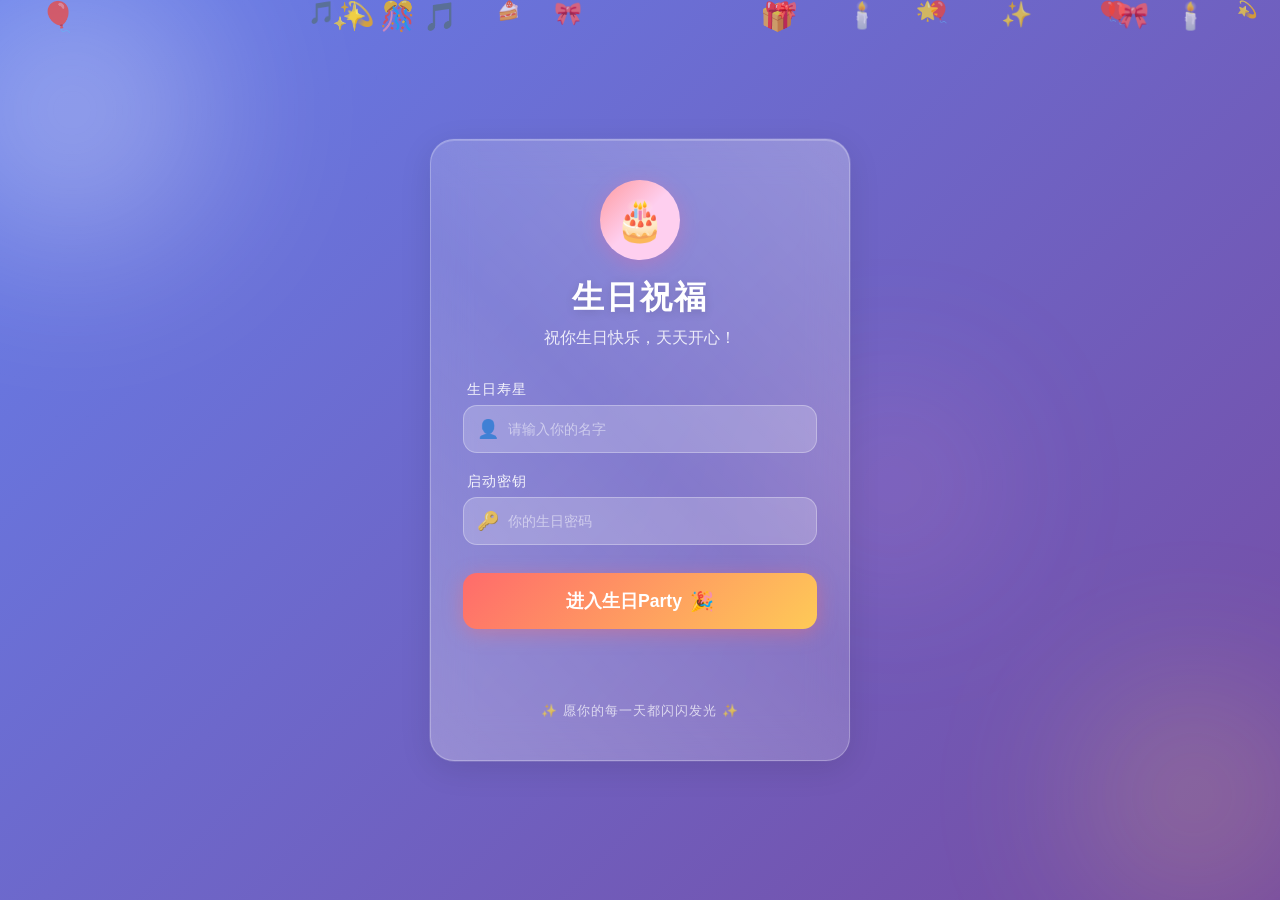
<file: index.html>
<!DOCTYPE html>
<html lang="zh">
<head>
    <meta charset="UTF-8">
    <meta name="viewport" content="width=device-width, initial-scale=1.0, maximum-scale=1.0, user-scalable=no">
    <title>生日祝福</title>
    <link rel="stylesheet" href="css/styles.css">
</head>
<body class="login-page">
    <!-- 动态渐变背景 -->
    <div class="gradient-bg">
        <div class="orb orb-1"></div>
        <div class="orb orb-2"></div>
        <div class="orb orb-3"></div>
    </div>

    <!-- 漂浮粒子效果 -->
    <div class="particles" id="particles"></div>

    <!-- 登录卡片 -->
    <div class="login-card">
        <div class="card-glow"></div>

        <!-- 顶部装饰 -->
        <div class="card-header">
            <div class="birthday-icon">
                <span class="cake">🎂</span>
            </div>
            <h1 class="title">生日祝福</h1>
            <p class="subtitle">祝你生日快乐，天天开心！</p>
        </div>

        <!-- 表单 -->
        <div class="login-form">
            <div class="input-group">
                <label class="input-label">生日寿星</label>
                <div class="input-wrapper">
                    <span class="input-icon">👤</span>
                    <input type="text" id="username" placeholder="请输入你的名字" required>
                </div>
            </div>

            <div class="input-group">
                <label class="input-label">启动密钥</label>
                <div class="input-wrapper">
                    <span class="input-icon">🔑</span>
                    <input type="password" id="password" placeholder="你的生日密码" required>
                </div>
            </div>

            <button id="login-btn" class="login-btn">
                <span class="btn-text">进入生日Party</span>
                <span class="btn-icon">🎉</span>
                <div class="btn-shine"></div>
            </button>

            <p id="error-message" class="error-message"></p>
        </div>

        <!-- 底部装饰 -->
        <div class="card-footer">
            <span class="footer-text">✨ 愿你的每一天都闪闪发光 ✨</span>
        </div>
    </div>

    <script src="js/script.js"></script>
</body>
</html>
</file>
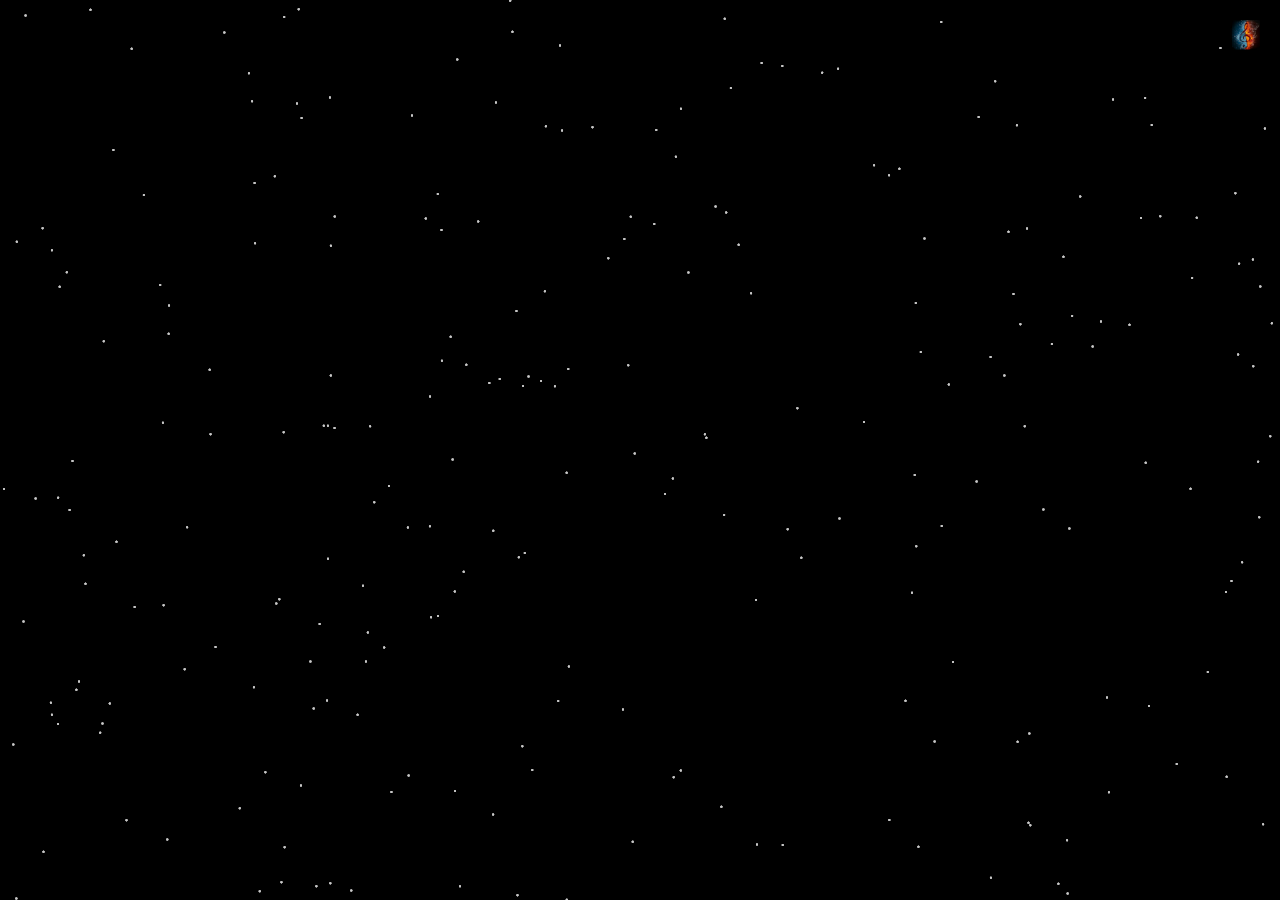
<file: fireworks.html>
<!DOCTYPE html>
<html lang="en">
	<head>
		<meta charset="UTF-8">
		<meta http-equiv="X-UA-Compatible" content="IE=edge">
		<meta name="viewport" content="width=device-width, initial-scale=1.0, maximum-scale=1.0, user-scalable=no">
		<title>Happy Birthday!</title>
	</head>
	<style>
		#music-image {
			animation: rotateArround 3.5s linear 3s infinite alternate;
			-webkit-animation: rotateArround 3.5s linear 3s infinite alternate;
			-moz-animation: rotateArround 3.5s linear 3s infinite;
			-ms-animation: rotateArround 3.5s linear 3s infinite;
			-o-animation: rotateArround 3.5s linear 3s infinite;
		}

		@keyframes rotateArround {
			from {
				transform: rotateZ(0deg);
			}

			to {
				transform: rotateZ(360deg);
			}
		}

		@-webkit-keyframes rotateArround {
			from {
				-webkit-transform: rotate(0deg);
			}

			to {
				-webkit-transform: rotate(360deg);
			}
		}

		@-moz-keyframes rotateArround {
			from {
				-moz-transform: rotate(0deg);
			}

			to {
				-moz-transform: rotate(360deg);
			}
		}

		@-ms-keyframes rotateArround {
			from {
				-ms-transform: rotate(0deg);
			}

			to {
				-ms-transform: rotate(360deg);
			}
		}

		@-o-keyframes rotateArround {
			from {
				-o-transform: rotate(0deg);
			}

			to {
				-o-transform: rotate(360deg);
			}
		}
	</style>
	<body>
		<audio id="music" style="display: none" class="musicControl" autoplay="autoplay" loop="loop" preload="auto"
			controls="controls" src="./lib/music.mp3"></audio>
		<img id="music-image" style="position: fixed;z-index: 999;height:30px;right: 20px;top: 20px;" src="./lib/cc.jpg"
			alt="" />
	    <style>
        @media (max-width: 768px) {
            #music-image {
                height: 28px !important;
                right: 12px !important;
                top: 12px !important;
            }
        }
    </style>
</body>
	<script src='./lib/gameCanvas-4.0.js'></script>
	<script src="./lib/script.js"></script>
	<script>
		let musicImage = document.getElementById('music-image');
		let is = 1;
		musicImage.addEventListener('click', () => {
			let music = document.getElementById('music');
			if (is === 0) {
				is = 1;
				musicImage.src = './lib/cd.jpg';
				music.play();
			} else {
				is = 0;
				musicImage.src = './lib/ca.jpg';
				music.pause();
			}
		});
		if (typeof WeixinJSBridge == "undefined") {
			document.addEventListener('WeixinJSBridgeReady', function() {
				document.getElementById('music').play();
			}, false);
		} else {
			WeixinJSBridge.invoke("getNetworkType", {}, function() {
				document.getElementById('music').play();
			});
		}
		let play = document.addEventListener('touchstart', function() {
			let music = document.getElementById('music');
			music.muted = false;
			musicImage.src = './lib/cd.jpg';
			document.removeEventListener('touchstart', play);
		});
	</script>
</html>
</file>
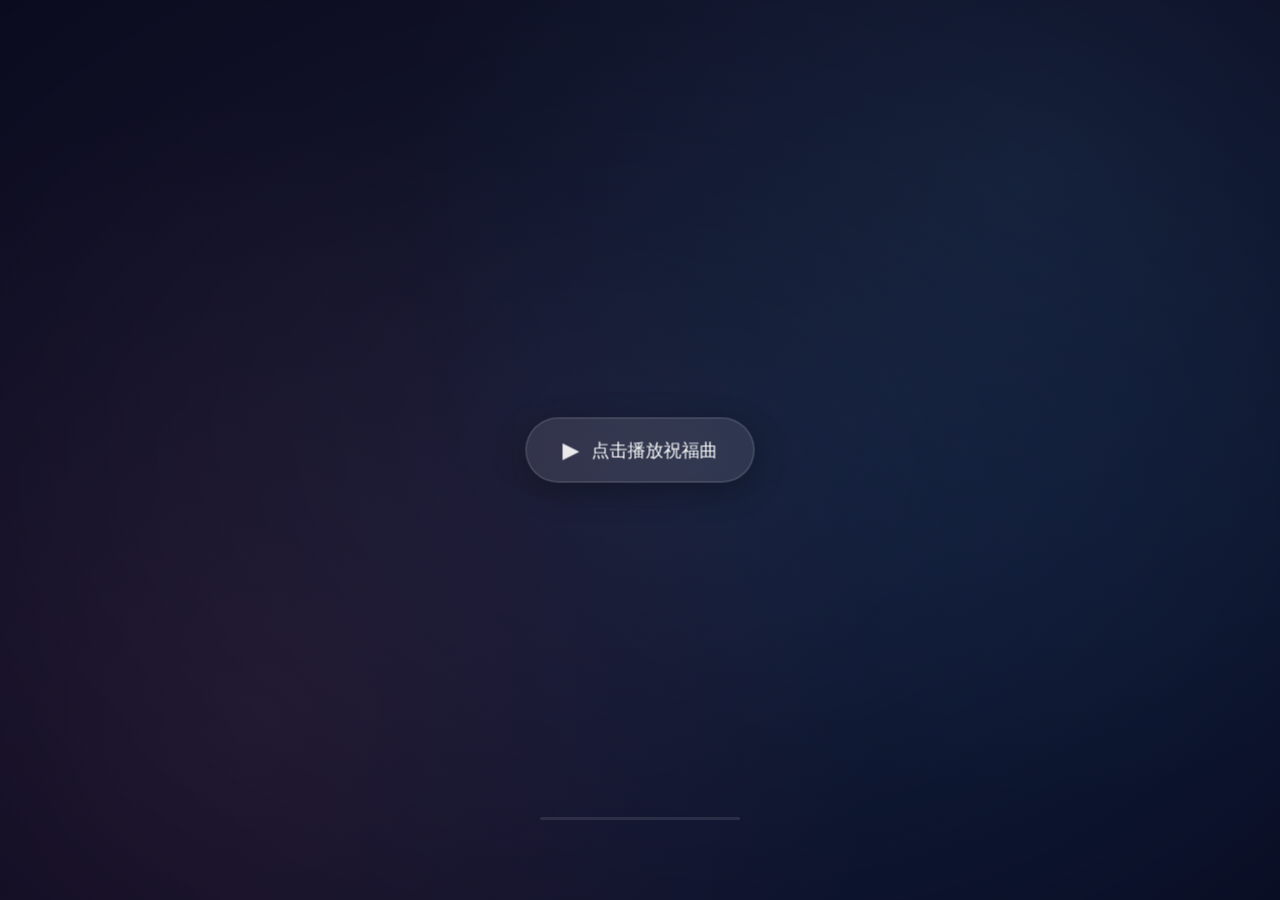
<file: pages/transition.html>
<!DOCTYPE html>
<html lang="zh">
<head>
    <meta charset="UTF-8">
    <meta name="viewport" content="width=device-width, initial-scale=1.0, maximum-scale=1.0, user-scalable=no">
    <title>生日祝福</title>
    <link rel="stylesheet" href="../css/styles.css">
</head>
<body class="transition-page">
    <!-- 多层遮罩，实现渐进式背景 -->
    <div class="transition-overlay"></div>
    <div class="transition-overlay-2"></div>

    <!-- 粒子装饰 -->
    <div class="transition-particles" id="transition-particles"></div>

    <!-- 音乐可视化条 -->
    <div class="music-visualizer" id="visualizer">
        <div class="bar"></div>
        <div class="bar"></div>
        <div class="bar"></div>
        <div class="bar"></div>
        <div class="bar"></div>
    </div>

    <!-- 字幕容器 -->
    <div class="subtitle-wrapper">
        <div class="subtitle-glow"></div>
        <p id="subtitle-text" class="subtitle-text"></p>
        <span class="subtitle-cursor" id="cursor">|</span>
    </div>

    <!-- 进度条 -->
    <div class="progress-bar-container">
        <div class="progress-bar" id="progress-bar"></div>
    </div>

    <!-- 音频 -->
    <audio id="birthday-song" preload="auto"></audio>

    <script src="../js/transition.js"></script>
</body>
</html>
</file>
<file: css/styles.css>
/* ========== 全局基础重置（保持原有，不影响其他页面） ========== */
* {
    margin: 0;
    padding: 0;
    box-sizing: border-box;
}

html, body {
    width: 100%;
    height: 100%;
    overflow: hidden;
}

    /* ========== 登录页专用样式 ========== */
    body.login-page {
        font-family: 'Segoe UI', 'PingFang SC', 'Microsoft YaHei', sans-serif;
        background: linear-gradient(135deg, #667eea 0%, #764ba2 25%, #f093fb 50%, #f5576c 75%, #ff9a9e 100%);
        background-size: 400% 400%;
        animation: gradientFlow 15s ease infinite;
    }

/* ========== 动态渐变背景（登录页） ========== */
.login-page .gradient-bg {
    position: fixed;
    top: 0;
    left: 0;
    width: 100%;
    height: 100%;
    z-index: 0;
}

.login-page .orb {
    position: absolute;
    border-radius: 50%;
    filter: blur(80px);
    opacity: 0.6;
    animation: orbFloat 20s ease-in-out infinite;
}

.login-page .orb-1 {
    width: 400px;
    height: 400px;
    background: radial-gradient(circle, rgba(255,255,255,0.8) 0%, transparent 70%);
    top: -10%;
    left: -10%;
    animation-delay: 0s;
}

.login-page .orb-2 {
    width: 300px;
    height: 300px;
    background: radial-gradient(circle, rgba(255,220,100,0.6) 0%, transparent 70%);
    bottom: -5%;
    right: -5%;
    animation-delay: -7s;
}

.login-page .orb-3 {
    width: 250px;
    height: 250px;
    background: radial-gradient(circle, rgba(255,150,200,0.5) 0%, transparent 70%);
    top: 40%;
    left: 60%;
    animation-delay: -14s;
}

@keyframes orbFloat {
    0%, 100% {
        transform: translate(0, 0) scale(1);
    }

    33% {
        transform: translate(30px, -30px) scale(1.1);
    }

    66% {
        transform: translate(-20px, 20px) scale(0.9);
    }
}

@keyframes gradientFlow {
    0% {
        background-position: 0% 50%;
    }

    50% {
        background-position: 100% 50%;
    }

    100% {
        background-position: 0% 50%;
    }
}

/* ========== 漂浮粒子（登录页） ========== */
.login-page .particles {
    position: fixed;
    top: 0;
    left: 0;
    width: 100%;
    height: 100%;
    pointer-events: none;
    z-index: 1;
    overflow: hidden;
}

.particle {
    position: absolute;
    font-size: 20px;
    opacity: 0.7;
    animation: particleFall linear infinite;
    user-select: none;
}

@keyframes particleFall {
    0% {
        transform: translateY(-100vh) rotate(0deg);
        opacity: 0;
    }

    10% {
        opacity: 0.7;
    }

    90% {
        opacity: 0.7;
    }

    100% {
        transform: translateY(100vh) rotate(720deg);
        opacity: 0;
    }
}

/* ========== 登录卡片（毛玻璃效果） ========== */
.login-page .login-card {
    position: absolute;
    top: 50%;
    left: 50%;
    transform: translate(-50%, -50%);
    z-index: 10;
    width: 90%;
    max-width: 420px;
    background: rgba(255, 255, 255, 0.15);
    backdrop-filter: blur(20px);
    -webkit-backdrop-filter: blur(20px);
    border: 1px solid rgba(255, 255, 255, 0.25);
    border-radius: 24px;
    padding: 40px 32px;
    box-shadow: 0 8px 32px rgba(0, 0, 0, 0.1), inset 0 1px 0 rgba(255, 255, 255, 0.2);
    animation: cardEnter 0.8s cubic-bezier(0.34, 1.56, 0.64, 1);
}

@keyframes cardEnter {
    0% {
        opacity: 0;
        transform: translate(-50%, -50%) translateY(40px) scale(0.95);
    }

    100% {
        opacity: 1;
        transform: translate(-50%, -50%) translateY(0) scale(1);
    }
}

/* 卡片光晕 */
.login-page .card-glow {
    position: absolute;
    top: -2px;
    left: -2px;
    right: -2px;
    bottom: -2px;
    background: linear-gradient(45deg, rgba(255,255,255,0.3), rgba(255,255,255,0), rgba(255,255,255,0.3) );
    border-radius: 26px;
    z-index: -1;
    opacity: 0.5;
    animation: glowRotate 4s linear infinite;
}

@keyframes glowRotate {
    0% {
        filter: hue-rotate(0deg);
    }

    100% {
        filter: hue-rotate(360deg);
    }
}

/* ========== 卡片头部 ========== */
.login-page .card-header {
    text-align: center;
    margin-bottom: 32px;
}

.login-page .birthday-icon {
    width: 80px;
    height: 80px;
    margin: 0 auto 16px;
    background: linear-gradient(135deg, #ff9a9e 0%, #fecfef 50%, #fecfef 100%);
    border-radius: 50%;
    display: flex;
    align-items: center;
    justify-content: center;
    box-shadow: 0 4px 20px rgba(255, 100, 150, 0.3);
    animation: iconBounce 2s ease-in-out infinite;
}

@keyframes iconBounce {
    0%, 100% {
        transform: translateY(0);
    }

    50% {
        transform: translateY(-8px);
    }
}

.login-page .cake {
    font-size: 40px;
    display: block;
}

.login-page .title {
    font-size: clamp(1.5rem, 5vw, 2rem);
    color: #fff;
    font-weight: 700;
    margin-bottom: 8px;
    text-shadow: 0 2px 10px rgba(0,0,0,0.15);
    letter-spacing: 2px;
}

.login-page .subtitle {
    font-size: clamp(0.85rem, 2.5vw, 1rem);
    color: rgba(255, 255, 255, 0.85);
    font-weight: 400;
}

/* ========== 表单区域 ========== */
.login-page .login-form {
    display: flex;
    flex-direction: column;
    gap: 20px;
}

.login-page .input-group {
    display: flex;
    flex-direction: column;
    gap: 6px;
}

.login-page .input-label {
    font-size: 0.85rem;
    color: rgba(255, 255, 255, 0.9);
    font-weight: 500;
    padding-left: 4px;
    letter-spacing: 1px;
}

.login-page .input-wrapper {
    position: relative;
    display: flex;
    align-items: center;
}

.login-page .input-icon {
    position: absolute;
    left: 14px;
    font-size: 18px;
    opacity: 0.7;
    z-index: 2;
    pointer-events: none;
}

.login-page .input-wrapper input {
    width: 100%;
    padding: 14px 14px 14px 44px;
    background: rgba(255, 255, 255, 0.2);
    border: 1px solid rgba(255, 255, 255, 0.3);
    border-radius: 14px;
    color: #fff;
    font-size: 1rem;
    font-family: inherit;
    outline: none;
    transition: all 0.3s ease;
}

    .login-page .input-wrapper input::placeholder {
        color: rgba(255, 255, 255, 0.5);
        font-size: 0.9rem;
    }

    .login-page .input-wrapper input:focus {
        background: rgba(255, 255, 255, 0.3);
        border-color: rgba(255, 255, 255, 0.6);
        box-shadow: 0 0 0 4px rgba(255, 255, 255, 0.1), 0 4px 20px rgba(0,0,0,0.1);
        transform: translateY(-2px);
    }

/* ========== 登录按钮 ========== */
.login-page .login-btn {
    position: relative;
    width: 100%;
    padding: 16px 24px;
    margin-top: 8px;
    background: linear-gradient(135deg, #ff6b6b 0%, #feca57 100%);
    border: none;
    border-radius: 14px;
    color: #fff;
    font-size: 1.1rem;
    font-weight: 600;
    font-family: inherit;
    cursor: pointer;
    overflow: hidden;
    transition: all 0.3s ease;
    box-shadow: 0 4px 20px rgba(255, 107, 107, 0.4);
    display: flex;
    align-items: center;
    justify-content: center;
    gap: 8px;
}

    .login-page .login-btn:hover {
        transform: translateY(-3px);
        box-shadow: 0 8px 30px rgba(255, 107, 107, 0.5);
    }

    .login-page .login-btn:active {
        transform: translateY(-1px);
    }

.login-page .btn-shine {
    position: absolute;
    top: 0;
    left: -100%;
    width: 100%;
    height: 100%;
    background: linear-gradient(90deg, transparent, rgba(255,255,255,0.4), transparent);
    transition: left 0.5s ease;
}

.login-page .login-btn:hover .btn-shine {
    left: 100%;
}

.login-page .btn-text {
    position: relative;
    z-index: 1;
}

.login-page .btn-icon {
    font-size: 1.2rem;
    position: relative;
    z-index: 1;
    animation: iconWiggle 1.5s ease-in-out infinite;
}

@keyframes iconWiggle {
    0%, 100% {
        transform: rotate(0deg);
    }

    25% {
        transform: rotate(-10deg);
    }

    75% {
        transform: rotate(10deg);
    }
}

/* ========== 错误信息 ========== */
.login-page .error-message {
    text-align: center;
    font-size: 0.9rem;
    font-weight: 500;
    min-height: 24px;
    margin-top: 4px;
    transition: all 0.3s ease;
}

/* ========== 卡片底部 ========== */
.login-page .card-footer {
    margin-top: 24px;
    text-align: center;
}

.login-page .footer-text {
    font-size: 0.8rem;
    color: rgba(255, 255, 255, 0.7);
    letter-spacing: 1px;
}

/* ========== 响应式适配 ========== */
@media (max-width: 480px) {
    .login-page .login-card {
        padding: 32px 24px;
        border-radius: 20px;
    }

    .login-page .birthday-icon {
        width: 64px;
        height: 64px;
    }

    .login-page .cake {
        font-size: 32px;
    }

    .login-page .input-wrapper input {
        padding: 12px 12px 12px 40px;
    }

    .login-page .login-btn {
        padding: 14px 20px;
        font-size: 1rem;
    }
}

/* ========== 晃动动画（错误提示） ========== */
.shake {
    animation: shake 0.5s cubic-bezier(.36,.07,.19,.97) both;
}

@keyframes shake {
    10%, 90% {
        transform: translate3d(-1px, 0, 0);
    }

    20%, 80% {
        transform: translate3d(2px, 0, 0);
    }

    30%, 50%, 70% {
        transform: translate3d(-4px, 0, 0);
    }

    40%, 60% {
        transform: translate3d(4px, 0, 0);
    }
}

/* ========== 成功/错误状态 ========== */
.success-text {
    color: #a8e6cf !important;
    text-shadow: 0 0 10px rgba(168, 230, 207, 0.3);
}

.error-text {
    color: #ffd3d3 !important;
    text-shadow: 0 0 10px rgba(255, 200, 200, 0.3);
}

/* ==================== birthday.html 原有样式（保持不变）==================== */

/* 背景图片容器 */
.bg-container {
    position: fixed;
    top: 0;
    left: 0;
    width: 100%;
    height: 100%;
    z-index: 1;
    margin: 0;
    padding: 0;
    box-sizing: border-box;
}

/* 背景图片 - 铺满全屏 */
#bg-img {
    width: 100%;
    height: 100%;
    object-fit: contain;
}

/* 蜡烛层 - 覆盖在图片上 */
.candles-layer {
    position: fixed;
    top: 0;
    left: 0;
    width: 100%;
    height: 100%;
    z-index: 10;
}

/* 单根蜡烛 */
.candle {
    position: absolute;
    width: 10px;
    height: 45px;
    cursor: pointer;
    transform: translate(-50%, -50%);
    transition: transform 0.2s;
    z-index: 11;
}

    /* 蜡烛主体 - 变细变短 */
    .candle::before {
        content: '';
        position: absolute;
        bottom: 0;
        left: 50%;
        transform: translateX(-50%);
        width: 6px;
        height: 32px;
        background: linear-gradient(90deg, #fff8f0, #f5e6d3, #fff8f0);
        border-radius: 2px;
        box-shadow: inset -1px 0 2px rgba(0,0,0,0.15), 0 1px 4px rgba(0,0,0,0.2);
    }

    /* 蜡烛芯 */
    .candle::after {
        content: '';
        position: absolute;
        top: 10px;
        left: 50%;
        transform: translateX(-50%);
        width: 1.5px;
        height: 3px;
        background: #333;
        border-radius: 1px;
    }

    /* 火焰 - 变小 */
    .candle .flame {
        position: absolute;
        top: -8px;
        left: 50%;
        transform: translateX(-50%);
        width: 10px;
        height: 14px;
        background: radial-gradient(ellipse at center bottom, #ffff00 0%, #ffaa00 30%, #ff6600 60%, transparent 100%);
        border-radius: 50% 50% 50% 50% / 60% 60% 40% 40%;
        box-shadow: 0 0 8px #ffaa00, 0 0 16px #ff6600, 0 0 24px rgba(255,100,0,0.5);
        animation: flicker 0.6s ease-in-out infinite alternate;
        transform-origin: center bottom;
    }

@keyframes flicker {
    0% {
        transform: translateX(-50%) scale(1) rotate(-3deg);
        opacity: 1;
    }

    100% {
        transform: translateX(-50%) scale(0.92) rotate(3deg);
        opacity: 0.9;
    }
}

/* 熄灭动画 */
.candle.extinguished .flame {
    animation: blowOut 0.5s ease-out forwards;
}

@keyframes blowOut {
    0% {
        transform: translateX(-50%) scale(1);
        opacity: 1;
    }

    40% {
        transform: translateX(-50%) scale(1.5) rotate(25deg);
        opacity: 0.8;
    }

    100% {
        transform: translateX(-50%) scale(0) rotate(-20deg);
        opacity: 0;
    }
}

/* 烟雾 */
.candle .smoke {
    position: absolute;
    top: -6px;
    left: 50%;
    transform: translateX(-50%);
    width: 8px;
    height: 8px;
    background: radial-gradient(circle, rgba(150,150,150,0.9) 0%, rgba(200,200,200,0.5) 50%, transparent 100%);
    border-radius: 50%;
    opacity: 0;
    pointer-events: none;
}

.candle.extinguished .smoke {
    animation: smokeRise 2s ease-out forwards;
}

@keyframes smokeRise {
    0% {
        transform: translateX(-50%) translateY(0) scale(1);
        opacity: 0.9;
    }

    50% {
        transform: translateX(-30%) translateY(-35px) scale(2.5);
        opacity: 0.6;
    }

    100% {
        transform: translateX(-70%) translateY(-70px) scale(4);
        opacity: 0;
    }
}

/* 悬停效果 */
.candle:not(.extinguished):hover {
    transform: translate(-50%, -50%) scale(1.3);
}

    .candle:not(.extinguished):hover .flame {
        box-shadow: 0 0 12px #ffaa00, 0 0 24px #ff6600, 0 0 40px rgba(255,100,0,0.6);
    }

@keyframes flicker-fast {
    0% {
        transform: translateX(-50%) scale(1.2) rotate(-6deg);
    }

    100% {
        transform: translateX(-50%) scale(0.9) rotate(6deg);
    }
}

/* 进度显示 */
#progress {
    position: fixed;
    top: 20px;
    right: 20px;
    background: rgba(255,255,255,0.95);
    padding: 12px 24px;
    border-radius: 25px;
    font-size: 1.3rem;
    color: #ff6b6b;
    font-weight: bold;
    box-shadow: 0 4px 15px rgba(0,0,0,0.2);
    z-index: 100;
}

    #progress.complete {
        background: linear-gradient(135deg, #667eea 0%, #764ba2 100%);
        color: white;
        animation: pulse 2s infinite;
    }

@keyframes pulse {
    0%, 100% {
        transform: scale(1);
    }

    50% {
        transform: scale(1.05);
    }
}

/* 消息提示 */
#message {
    position: fixed;
    bottom: 100px;
    left: 50%;
    transform: translateX(-50%);
    background: linear-gradient(135deg, #f093fb 0%, #f5576c 100%);
    color: white;
    padding: 18px 35px;
    border-radius: 35px;
    font-size: 1.2rem;
    text-align: center;
    box-shadow: 0 10px 40px rgba(0,0,0,0.3);
    display: none;
    max-width: 85%;
    z-index: 100;
    animation: popIn 0.4s cubic-bezier(0.175, 0.885, 0.32, 1.275);
}

@keyframes popIn {
    0% {
        opacity: 0;
        transform: translateX(-50%) scale(0.5);
    }

    100% {
        opacity: 1;
        transform: translateX(-50%) scale(1);
    }
}

/* 响应式 */
@media (max-width: 768px) {
    .candle {
        width: 8px;
        height: 22px;
    }

        .candle::before {
            width: 5px;
            height: 16px;
        }

        .candle .flame {
            width: 8px;
            height: 12px;
            top: -6px;
        }

    #progress {
        font-size: 1.1rem;
        padding: 10px 18px;
    }

    #message {
        font-size: 1rem;
        padding: 14px 24px;
        bottom: 80px;
    }
}


/* ========== 过渡页专用样式 ========== */
body.transition-page {
    font-family: 'Segoe UI', 'PingFang SC', 'Microsoft YaHei', sans-serif;
    background: linear-gradient(135deg, #1a1a2e 0%, #16213e 50%, #0f3460 100%);
    width: 100%;
    height: 100%;
    overflow: hidden;
    position: relative;
    animation: pageFadeIn 0.8s ease-out;
}

@keyframes pageFadeIn {
    from {
        opacity: 0;
    }

    to {
        opacity: 1;
    }
}

/* 多层遮罩 */
.transition-overlay {
    position: fixed;
    top: 0;
    left: 0;
    width: 100%;
    height: 100%;
    background: radial-gradient(ellipse at center, rgba(20, 20, 40, 0.3) 0%, rgba(10, 10, 30, 0.9) 100%);
    z-index: 1;
}

.transition-overlay-2 {
    position: fixed;
    top: 0;
    left: 0;
    width: 100%;
    height: 100%;
    background: radial-gradient(circle at 20% 80%, rgba(255, 100, 150, 0.08) 0%, transparent 50%), radial-gradient(circle at 80% 20%, rgba(100, 200, 255, 0.08) 0%, transparent 50%);
    z-index: 2;
}

/* 粒子 */
.transition-particles {
    position: fixed;
    top: 0;
    left: 0;
    width: 100%;
    height: 100%;
    pointer-events: none;
    z-index: 3;
    overflow: hidden;
}

.transition-particle {
    position: absolute;
    font-size: 18px;
    opacity: 0;
    animation: floatParticle 8s ease-in-out infinite;
    user-select: none;
}

@keyframes floatParticle {
    0% {
        opacity: 0;
        transform: translateY(20px) scale(0.5);
    }

    20% {
        opacity: 0.6;
    }

    50% {
        opacity: 0.8;
        transform: translateY(-30px) scale(1) rotate(180deg);
    }

    80% {
        opacity: 0.4;
    }

    100% {
        opacity: 0;
        transform: translateY(-80px) scale(0.3) rotate(360deg);
    }
}

/* 音乐可视化 */
.music-visualizer {
    position: fixed;
    top: 28%;
    left: 50%;
    transform: translateX(-50%);
    display: flex;
    align-items: flex-end;
    gap: 6px;
    height: 40px;
    z-index: 10;
    opacity: 0;
    transition: opacity 0.5s ease;
}

    .music-visualizer .bar {
        width: 4px;
        background: linear-gradient(to top, #ff6b6b, #feca57, #48dbfb);
        border-radius: 2px;
        opacity: 0.8;
    }

        .music-visualizer .bar:nth-child(1) {
            height: 15px;
        }

        .music-visualizer .bar:nth-child(2) {
            height: 25px;
        }

        .music-visualizer .bar:nth-child(3) {
            height: 35px;
        }

        .music-visualizer .bar:nth-child(4) {
            height: 25px;
        }

        .music-visualizer .bar:nth-child(5) {
            height: 15px;
        }

@keyframes musicBar {
    0% {
        transform: scaleY(0.3);
        opacity: 0.5;
    }

    100% {
        transform: scaleY(1);
        opacity: 1;
    }
}

/* 字幕容器 */
.subtitle-wrapper {
    position: fixed;
    top: 50%;
    left: 50%;
    transform: translate(-50%, -50%);
    z-index: 10;
    text-align: center;
    min-width: 300px;
    max-width: 90%;
}

.subtitle-glow {
    position: absolute;
    top: 50%;
    left: 50%;
    transform: translate(-50%, -50%);
    width: 120%;
    height: 120%;
    background: radial-gradient(ellipse, rgba(255, 200, 100, 0.1) 0%, transparent 70%);
    filter: blur(30px);
    z-index: -1;
    animation: glowPulse 3s ease-in-out infinite;
}

@keyframes glowPulse {
    0%, 100% {
        opacity: 0.5;
        transform: translate(-50%, -50%) scale(1);
    }

    50% {
        opacity: 1;
        transform: translate(-50%, -50%) scale(1.1);
    }
}

.subtitle-text {
    font-size: clamp(1.3rem, 4vw, 2rem);
    color: #fff;
    font-weight: 500;
    letter-spacing: 2px;
    text-shadow: 0 0 20px rgba(255, 200, 100, 0.5), 0 0 40px rgba(255, 150, 50, 0.3), 0 2px 10px rgba(0, 0, 0, 0.3);
    opacity: 0;
    transform: translateY(20px);
    transition: all 0.4s cubic-bezier(0.34, 1.56, 0.64, 1);
    white-space: nowrap;
    display: inline-block;
}

.subtitle-cursor {
    display: none;
    color: #feca57;
    font-size: clamp(1.3rem, 4vw, 2rem);
    font-weight: 300;
    animation: cursorBlink 0.8s step-end infinite;
    margin-left: 2px;
}

@keyframes cursorBlink {
    0%, 100% {
        opacity: 1;
    }

    50% {
        opacity: 0;
    }
}

/* 进度条 */
.progress-bar-container {
    position: fixed;
    bottom: 80px;
    left: 50%;
    transform: translateX(-50%);
    width: 200px;
    height: 3px;
    background: rgba(255, 255, 255, 0.1);
    border-radius: 3px;
    z-index: 10;
    overflow: hidden;
}

.progress-bar {
    height: 100%;
    width: 0%;
    background: linear-gradient(90deg, #ff6b6b, #feca57, #48dbfb);
    border-radius: 3px;
    transition: width 0.1s linear;
    box-shadow: 0 0 10px rgba(255, 200, 100, 0.5);
}

/* 播放按钮（备用） */
.play-button {
    position: fixed;
    top: 50%;
    left: 50%;
    transform: translate(-50%, -50%);
    z-index: 20;
    background: rgba(255, 255, 255, 0.1);
    backdrop-filter: blur(20px);
    border: 1px solid rgba(255, 255, 255, 0.2);
    border-radius: 50px;
    padding: 18px 36px;
    color: #fff;
    font-size: 1.1rem;
    font-weight: 500;
    cursor: pointer;
    display: flex;
    align-items: center;
    gap: 12px;
    transition: all 0.3s ease;
    box-shadow: 0 8px 32px rgba(0, 0, 0, 0.3);
}

    .play-button:hover {
        background: rgba(255, 255, 255, 0.2);
        transform: translate(-50%, -50%) scale(1.05);
        box-shadow: 0 12px 40px rgba(0, 0, 0, 0.4);
    }

.play-icon {
    font-size: 1.4rem;
    opacity: 0.9;
}

/* ========== 移动端全局优化 ========== */
@media (max-width: 768px) {
    html, body {
        overflow-x: hidden;
        -webkit-tap-highlight-color: transparent;
        touch-action: manipulation;
    }
}

/* ========== 登录页移动端优化 ========== */
@media (max-width: 480px) {
    .login-page .login-card {
        width: 92%;
        padding: 28px 20px;
        border-radius: 20px;
    }

    .login-page .birthday-icon {
        width: 60px;
        height: 60px;
    }

    .login-page .cake {
        font-size: 28px;
    }

    .login-page .title {
        font-size: 1.4rem;
        letter-spacing: 1px;
    }

    .login-page .subtitle {
        font-size: 0.8rem;
    }

    .login-page .input-wrapper input {
        padding: 12px 12px 12px 40px;
        font-size: 16px; /* 防止iOS缩放 */
        border-radius: 12px;
    }

    .login-page .input-icon {
        font-size: 16px;
        left: 12px;
    }

    .login-page .input-label {
        font-size: 0.8rem;
    }

    .login-page .login-btn {
        padding: 14px 20px;
        font-size: 1rem;
        border-radius: 12px;
    }

    .login-page .card-footer {
        margin-top: 16px;
    }

    .login-page .footer-text {
        font-size: 0.75rem;
    }

    .login-page .particle {
        font-size: 16px !important;
    }
}

@media (max-width: 360px) {
    .login-page .login-card {
        padding: 24px 16px;
    }

    .login-page .title {
        font-size: 1.2rem;
    }

    .login-page .input-wrapper input {
        padding: 10px 10px 10px 36px;
    }
}

/* 横屏手机优化 */
@media (max-height: 500px) and (orientation: landscape) {
    .login-page .login-card {
        padding: 20px 24px;
        max-width: 380px;
    }

    .login-page .card-header {
        margin-bottom: 16px;
    }

    .login-page .birthday-icon {
        width: 50px;
        height: 50px;
        margin-bottom: 8px;
    }

    .login-page .cake {
        font-size: 24px;
    }

    .login-page .login-form {
        gap: 12px;
    }
}

/* ========== birthday.html 移动端优化 ========== */
@media (max-width: 768px) {
    .candles-layer {
        touch-action: manipulation;
    }

    .candle {
        width: 14px;
        height: 50px;
    }

    .candle::before {
        width: 8px;
        height: 36px;
    }

    .candle .flame {
        width: 12px;
        height: 16px;
        top: -10px;
    }

    .candle:not(.extinguished):hover {
        transform: translate(-50%, -50%) scale(1.2);
    }

    .candle:not(.extinguished):active {
        transform: translate(-50%, -50%) scale(1.1);
    }

    #progress {
        font-size: 1rem;
        padding: 8px 16px;
        top: 12px;
        right: 12px;
        border-radius: 20px;
    }

    #message {
        font-size: 0.95rem;
        padding: 12px 20px;
        bottom: 60px;
        max-width: 90%;
    }
}

@media (max-width: 480px) {
    .candle {
        width: 12px;
        height: 40px;
    }

    .candle::before {
        width: 6px;
        height: 28px;
    }

    .candle::after {
        top: 8px;
        height: 2px;
    }

    .candle .flame {
        width: 10px;
        height: 13px;
        top: -8px;
    }

    #progress {
        font-size: 0.9rem;
        padding: 6px 14px;
    }

    #message {
        font-size: 0.85rem;
        padding: 10px 16px;
        bottom: 50px;
    }
}

/* 小屏手机蜡烛微调 */
@media (max-width: 375px) {
    .candle {
        width: 10px;
        height: 36px;
    }

    .candle::before {
        width: 5px;
        height: 24px;
    }

    .candle .flame {
        width: 8px;
        height: 11px;
    }
}

/* ========== 过渡页移动端优化 ========== */
@media (max-width: 768px) {
    body.transition-page .subtitle-wrapper {
        min-width: 250px;
        padding: 0 20px;
    }

    .subtitle-text {
        white-space: normal !important;
        word-wrap: break-word;
        max-width: 100%;
        line-height: 1.5;
    }

    .music-visualizer {
        top: 25%;
        height: 30px;
        gap: 4px;
    }

    .music-visualizer .bar {
        width: 3px;
    }

    .progress-bar-container {
        width: 160px;
        bottom: 60px;
    }

    .play-button {
        padding: 14px 28px;
        font-size: 1rem;
    }
}

@media (max-width: 480px) {
    .subtitle-text {
        font-size: 1.1rem !important;
        letter-spacing: 1px;
    }

    .subtitle-cursor {
        font-size: 1.1rem !important;
    }

    .music-visualizer {
        top: 22%;
    }

    .progress-bar-container {
        width: 140px;
        bottom: 50px;
    }
}

/* ========== fireworks.html 移动端优化 ========== */
@media (max-width: 768px) {
    #music-image {
        height: 24px !important;
        right: 12px !important;
        top: 12px !important;
    }
}
</file>
